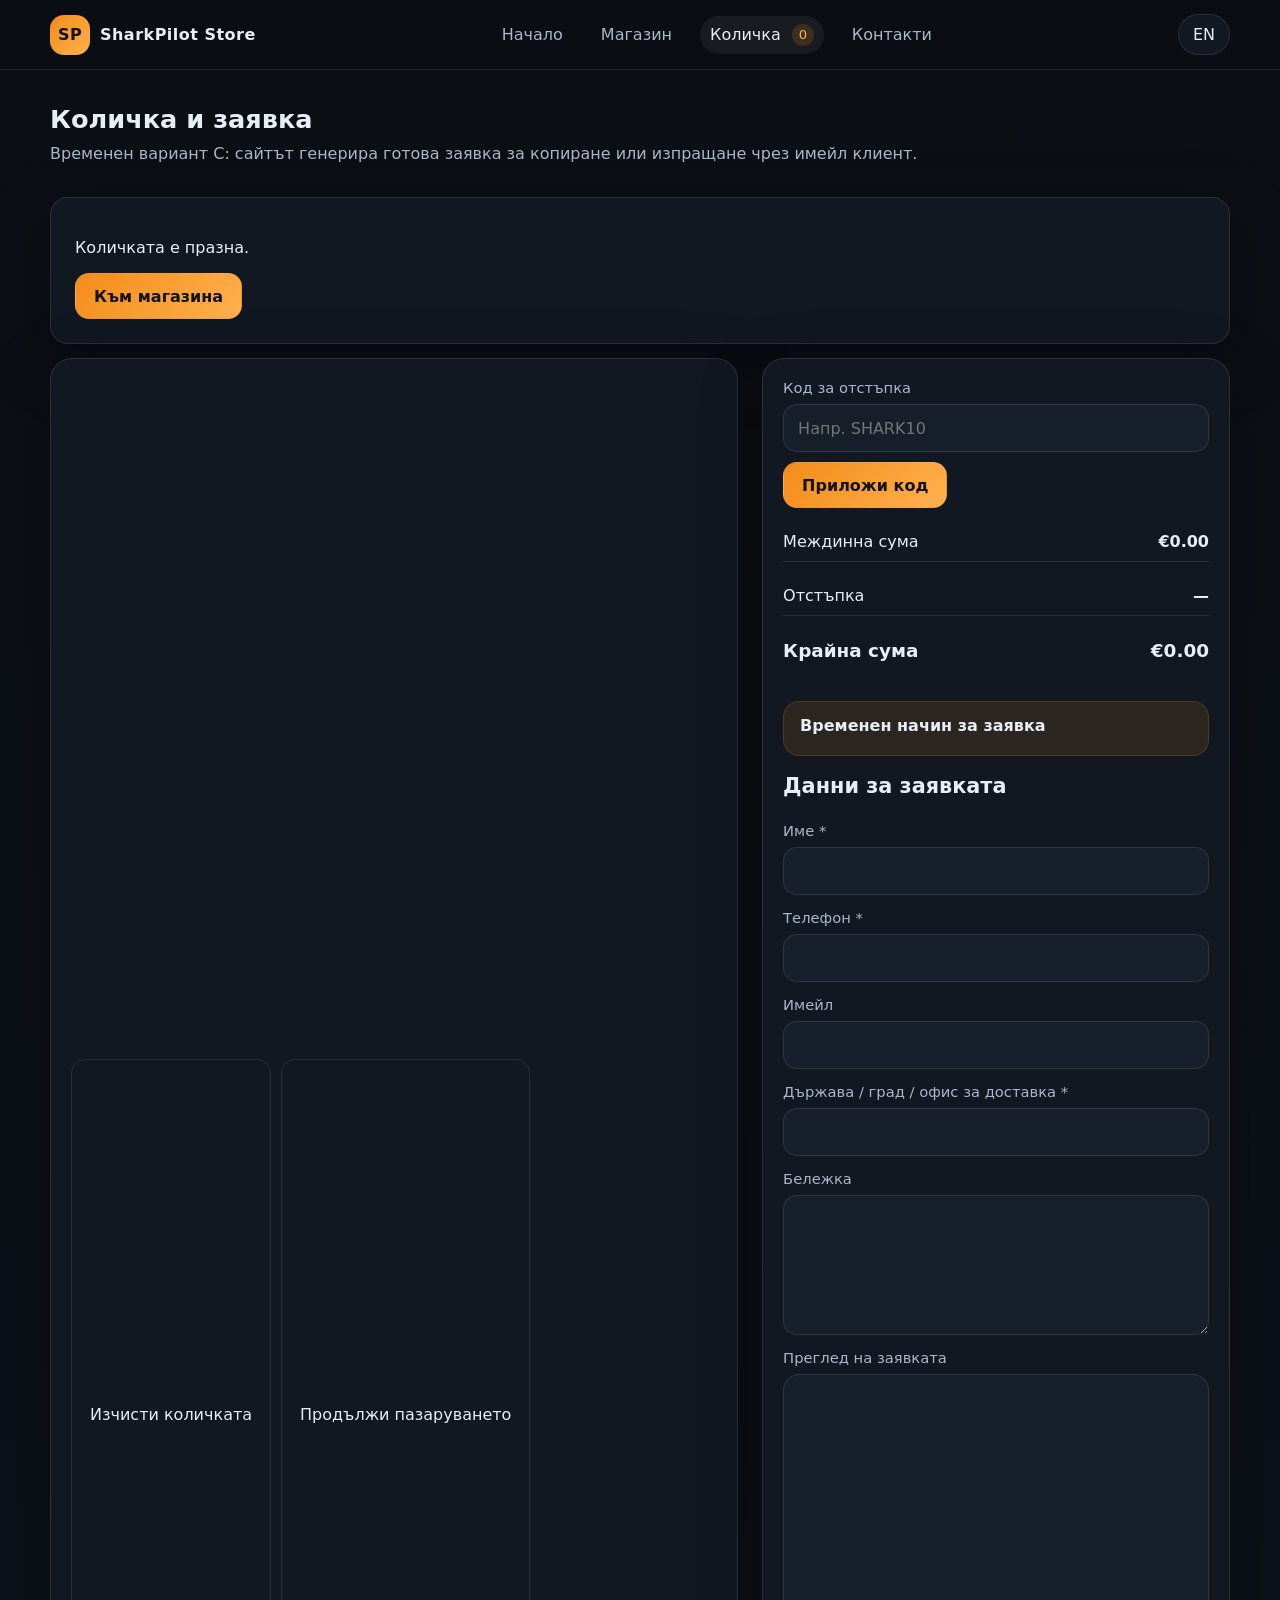
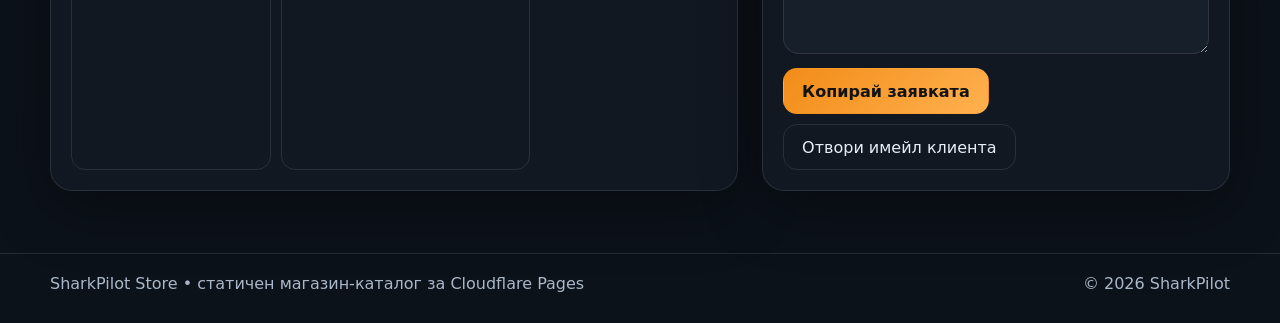
<file: public/bg/cart.html>
<!doctype html>
<html lang="bg">
<head>
  <meta charset="utf-8">
  <meta name="viewport" content="width=device-width, initial-scale=1">
  <title>SharkPilot Store · Количка</title>
  <meta name="description" content="SharkPilot Store - количка">
  <link rel="icon" href="../assets/img/products/favicon-shark.svg" type="image/svg+xml">
  <link rel="stylesheet" href="../assets/css/styles.css">
</head>
<body>
  <header id="site-header" class="site-header"></header>
  
<main class="section">
  <div class="container stack" id="cart-page">
    <div>
      <h1 class="section-title">Количка и заявка</h1>
      <p class="section-subtitle">Временен вариант C: сайтът генерира готова заявка за копиране или изпращане чрез имейл клиент.</p>
    </div>

    <div id="cart-empty" class="empty-state" hidden>
      <p>Количката е празна.</p>
      <a class="btn btn--accent" href="./store.html">Към магазина</a>
    </div>

    <div id="cart-full" class="cart-layout" hidden>
      <section class="cart-box stack">
        <div id="cart-items" class="stack"></div>

        <div class="actions-row">
          <button id="clear-cart" class="btn btn--ghost" type="button">Изчисти количката</button>
          <a class="btn btn--ghost" href="./store.html">Продължи пазаруването</a>
        </div>
      </section>

      <aside class="cart-box stack">
        <div class="field">
          <label for="discount-code">Код за отстъпка</label>
          <div class="actions-row">
            <input id="discount-code" class="input" type="text" placeholder="Напр. SHARK10">
            <button id="apply-code" class="btn btn--accent" type="button">Приложи код</button>
          </div>
        </div>

        <div class="stack">
          <div class="summary-line"><span>Междинна сума</span><strong id="subtotal-value">€0.00</strong></div>
          <div class="summary-line"><span>Отстъпка</span><strong id="discount-value">—</strong></div>
          <div class="summary-line summary-line--total"><span>Крайна сума</span><strong id="total-value">€0.00</strong></div>
        </div>

        <div class="notice">
          <strong>Временен начин за заявка</strong>
          <div id="temporary-notice-text"></div>
        </div>

        <h2 class="section-title" style="font-size:1.3rem;margin-top:4px">Данни за заявката</h2>
        <form id="order-form" class="form-grid" onsubmit="return false;">
          <div class="field">
            <label for="order-name">Име *</label>
            <input id="order-name" name="name" class="input" data-required>
          </div>
          <div class="field">
            <label for="order-phone">Телефон *</label>
            <input id="order-phone" name="phone" class="input" data-required>
          </div>
          <div class="field">
            <label for="order-email">Имейл</label>
            <input id="order-email" name="email" class="input">
          </div>
          <div class="field">
            <label for="order-delivery">Държава / град / офис за доставка *</label>
            <input id="order-delivery" name="delivery" class="input" data-required>
          </div>
          <div class="field">
            <label for="order-note">Бележка</label>
            <textarea id="order-note" name="note" class="textarea"></textarea>
          </div>
        </form>

        <div class="field">
          <label for="order-preview-text">Преглед на заявката</label>
          <textarea id="order-preview-text" class="preview-box" readonly></textarea>
        </div>

        <div class="actions-row">
          <button id="copy-order" class="btn btn--accent" type="button">Копирай заявката</button>
          <button id="email-order" class="btn btn--ghost" type="button">Отвори имейл клиента</button>
        </div>
      </aside>
    </div>
  </div>
</main>

  <footer id="site-footer" class="site-footer"></footer>
  <div id="site-toast" class="toast" aria-live="polite"></div>
  <script defer src="../assets/js/i18n.js"></script>
  <script defer src="../assets/js/data.js"></script>
  <script defer src="../assets/js/app.js"></script>
  <script defer src="../assets/js/ui.js"></script>
  <script defer src="../assets/js/discounts.js"></script>
  <script defer src="../assets/js/cart.js"></script>
</body>
</html>
</file>
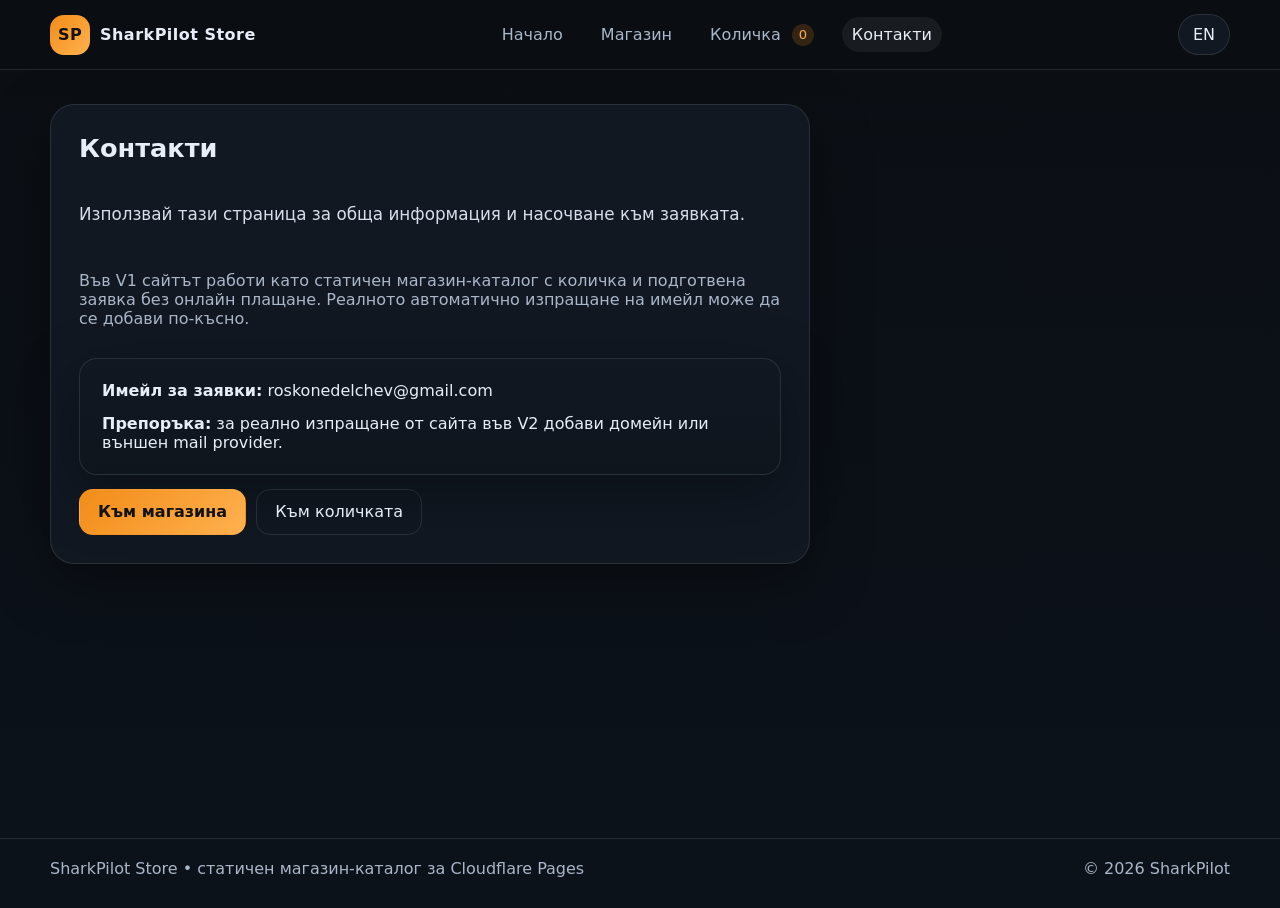
<file: public/bg/contact.html>
<!doctype html>
<html lang="bg">
<head>
  <meta charset="utf-8">
  <meta name="viewport" content="width=device-width, initial-scale=1">
  <title>SharkPilot Store · Контакти</title>
  <meta name="description" content="SharkPilot Store - контакти">
  <link rel="icon" href="../assets/img/products/favicon-shark.svg" type="image/svg+xml">
  <link rel="stylesheet" href="../assets/css/styles.css">
</head>
<body>
  <header id="site-header" class="site-header"></header>
  
<main class="section">
  <div class="container">
    <article class="contact-card stack">
      <h1 class="section-title">Контакти</h1>
      <p class="lead">Използвай тази страница за обща информация и насочване към заявката.</p>
      <p class="muted">Във V1 сайтът работи като статичен магазин-каталог с количка и подготвена заявка без онлайн плащане. Реалното автоматично изпращане на имейл може да се добави по-късно.</p>
      <div class="panel stack">
        <div><strong>Имейл за заявки:</strong> <a href="mailto:roskonedelchev@gmail.com">roskonedelchev@gmail.com</a></div>
        <div><strong>Препоръка:</strong> за реално изпращане от сайта във V2 добави домейн или външен mail provider.</div>
      </div>
      <div class="actions-row">
        <a class="btn btn--accent" href="./store.html">Към магазина</a>
        <a class="btn btn--ghost" href="./cart.html">Към количката</a>
      </div>
    </article>
  </div>
</main>

  <footer id="site-footer" class="site-footer"></footer>
  <div id="site-toast" class="toast" aria-live="polite"></div>
  <script defer src="../assets/js/i18n.js"></script>
  <script defer src="../assets/js/data.js"></script>
  <script defer src="../assets/js/app.js"></script>
  <script defer src="../assets/js/ui.js"></script>
  <script defer src="../assets/js/discounts.js"></script>
  
</body>
</html>
</file>
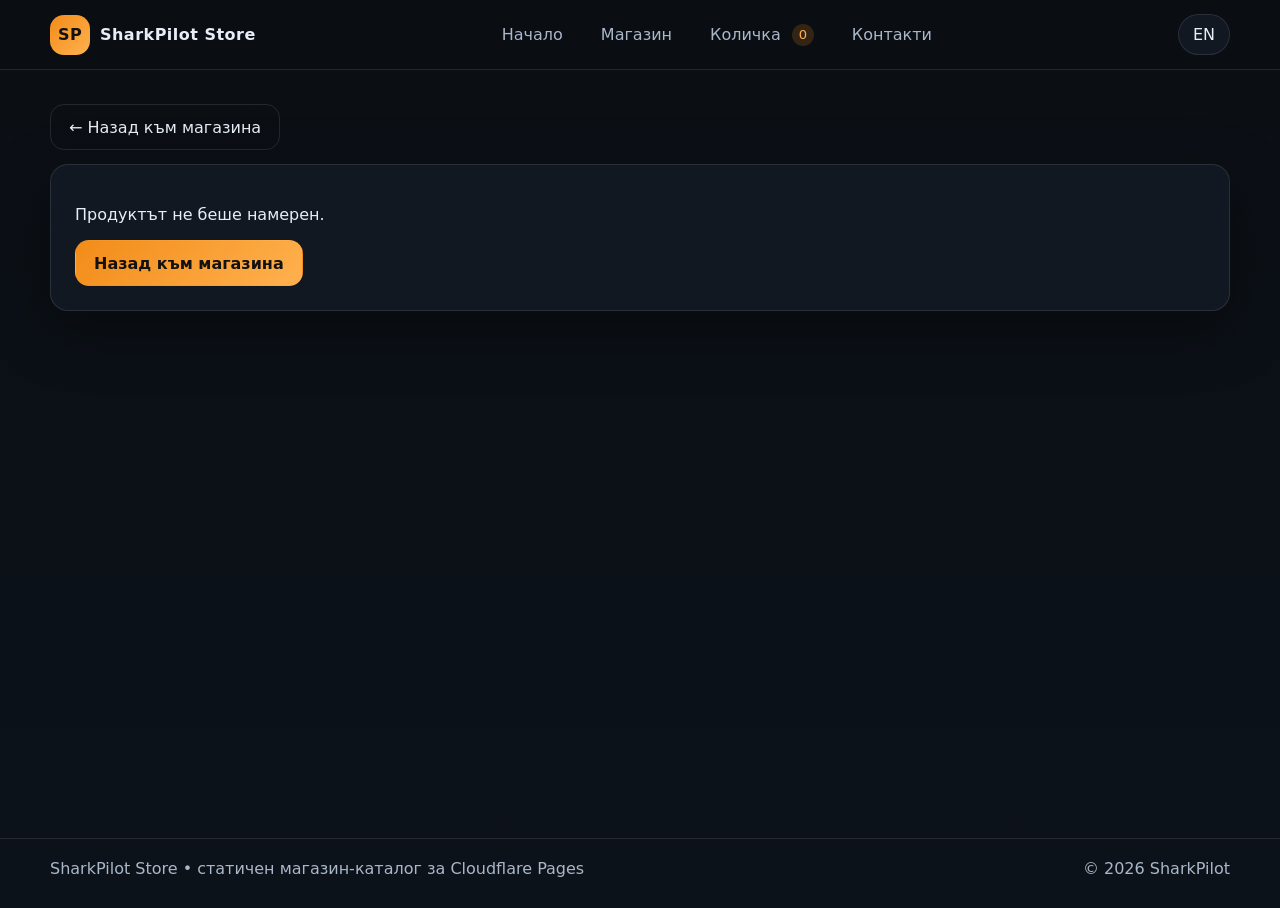
<file: public/bg/product.html>
<!doctype html>
<html lang="bg">
<head>
  <meta charset="utf-8">
  <meta name="viewport" content="width=device-width, initial-scale=1">
  <title>SharkPilot Store · Продукт</title>
  <meta name="description" content="SharkPilot Store - продукт">
  <link rel="icon" href="../assets/img/products/favicon-shark.svg" type="image/svg+xml">
  <link rel="stylesheet" href="../assets/css/styles.css">
</head>
<body>
  <header id="site-header" class="site-header"></header>
  
<main class="section">
  <div class="container stack">
    <div class="actions-row">
      <a class="btn btn--ghost" href="./store.html">← Назад към магазина</a>
    </div>
    <div id="product-view"></div>
  </div>
</main>

  <footer id="site-footer" class="site-footer"></footer>
  <div id="site-toast" class="toast" aria-live="polite"></div>
  <script defer src="../assets/js/i18n.js"></script>
  <script defer src="../assets/js/data.js"></script>
  <script defer src="../assets/js/app.js"></script>
  <script defer src="../assets/js/ui.js"></script>
  <script defer src="../assets/js/discounts.js"></script>
  <script defer src="../assets/js/product.js"></script>
</body>
</html>
</file>
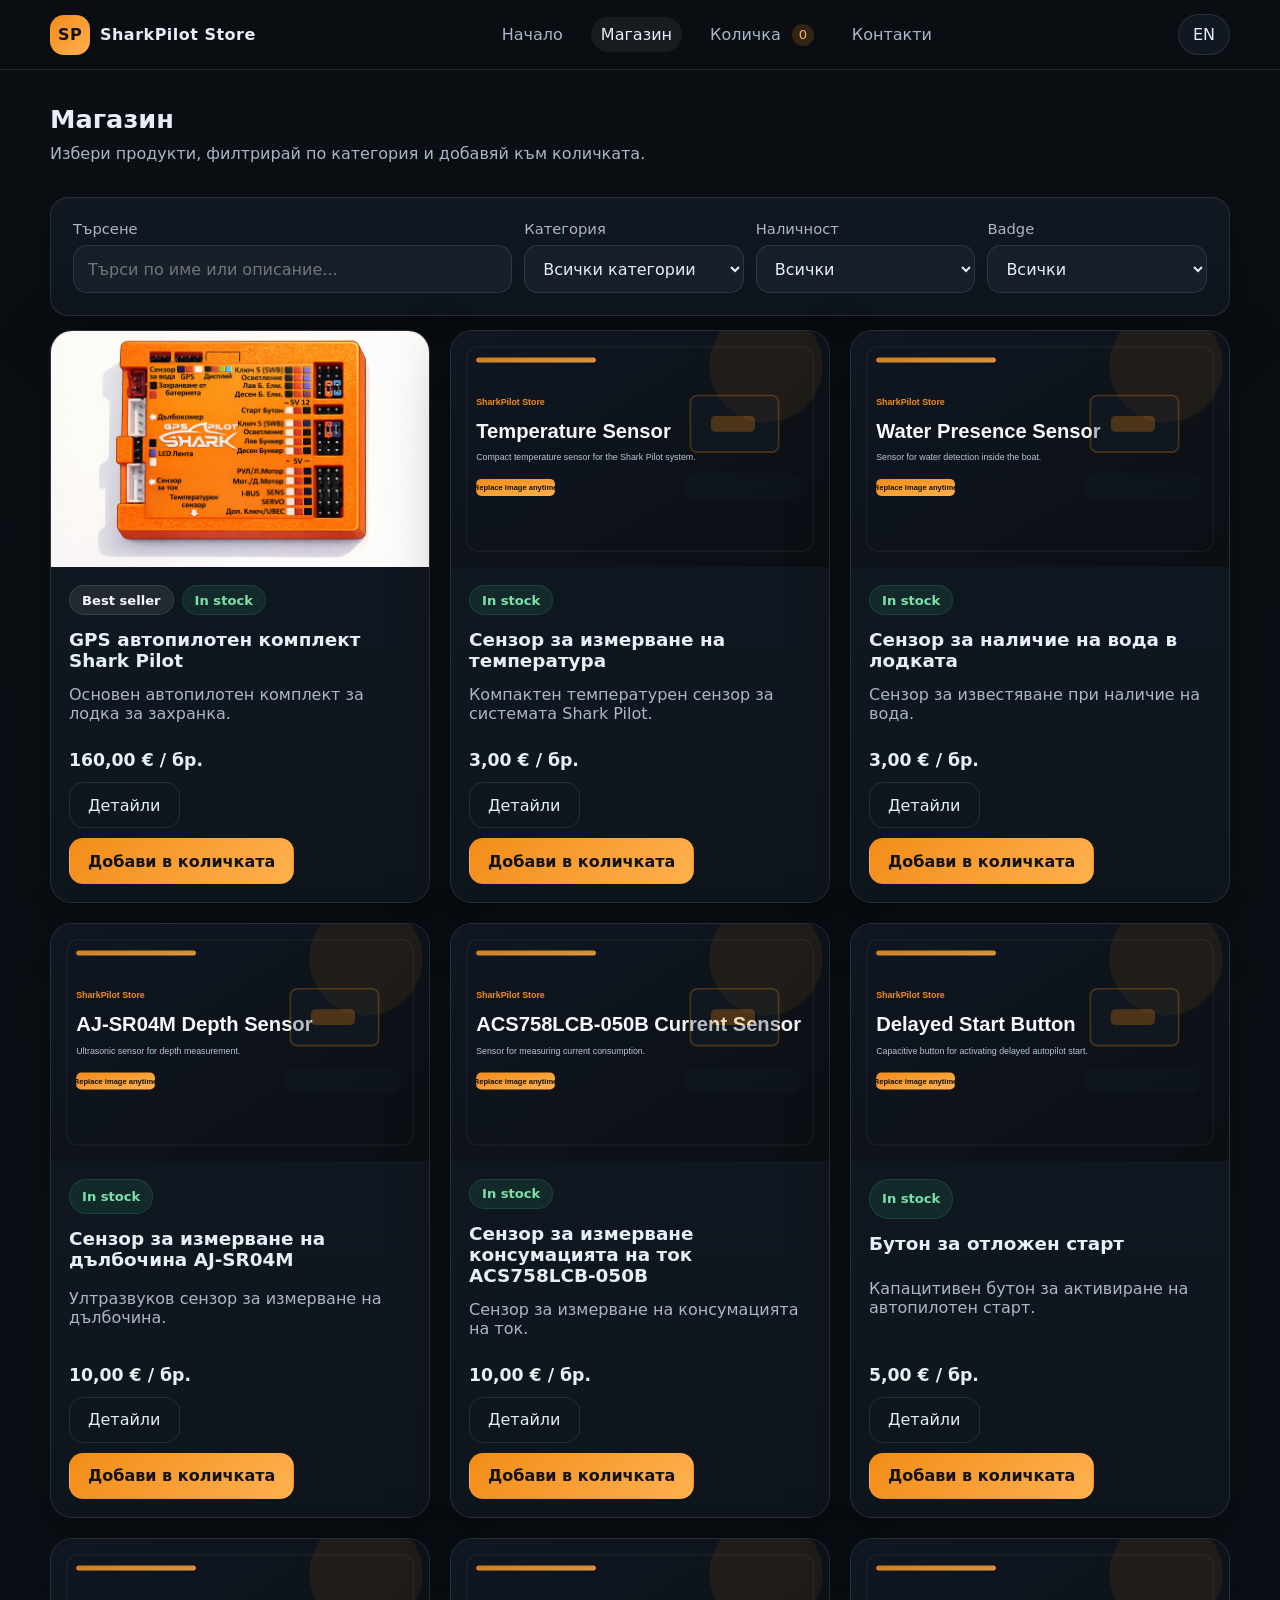
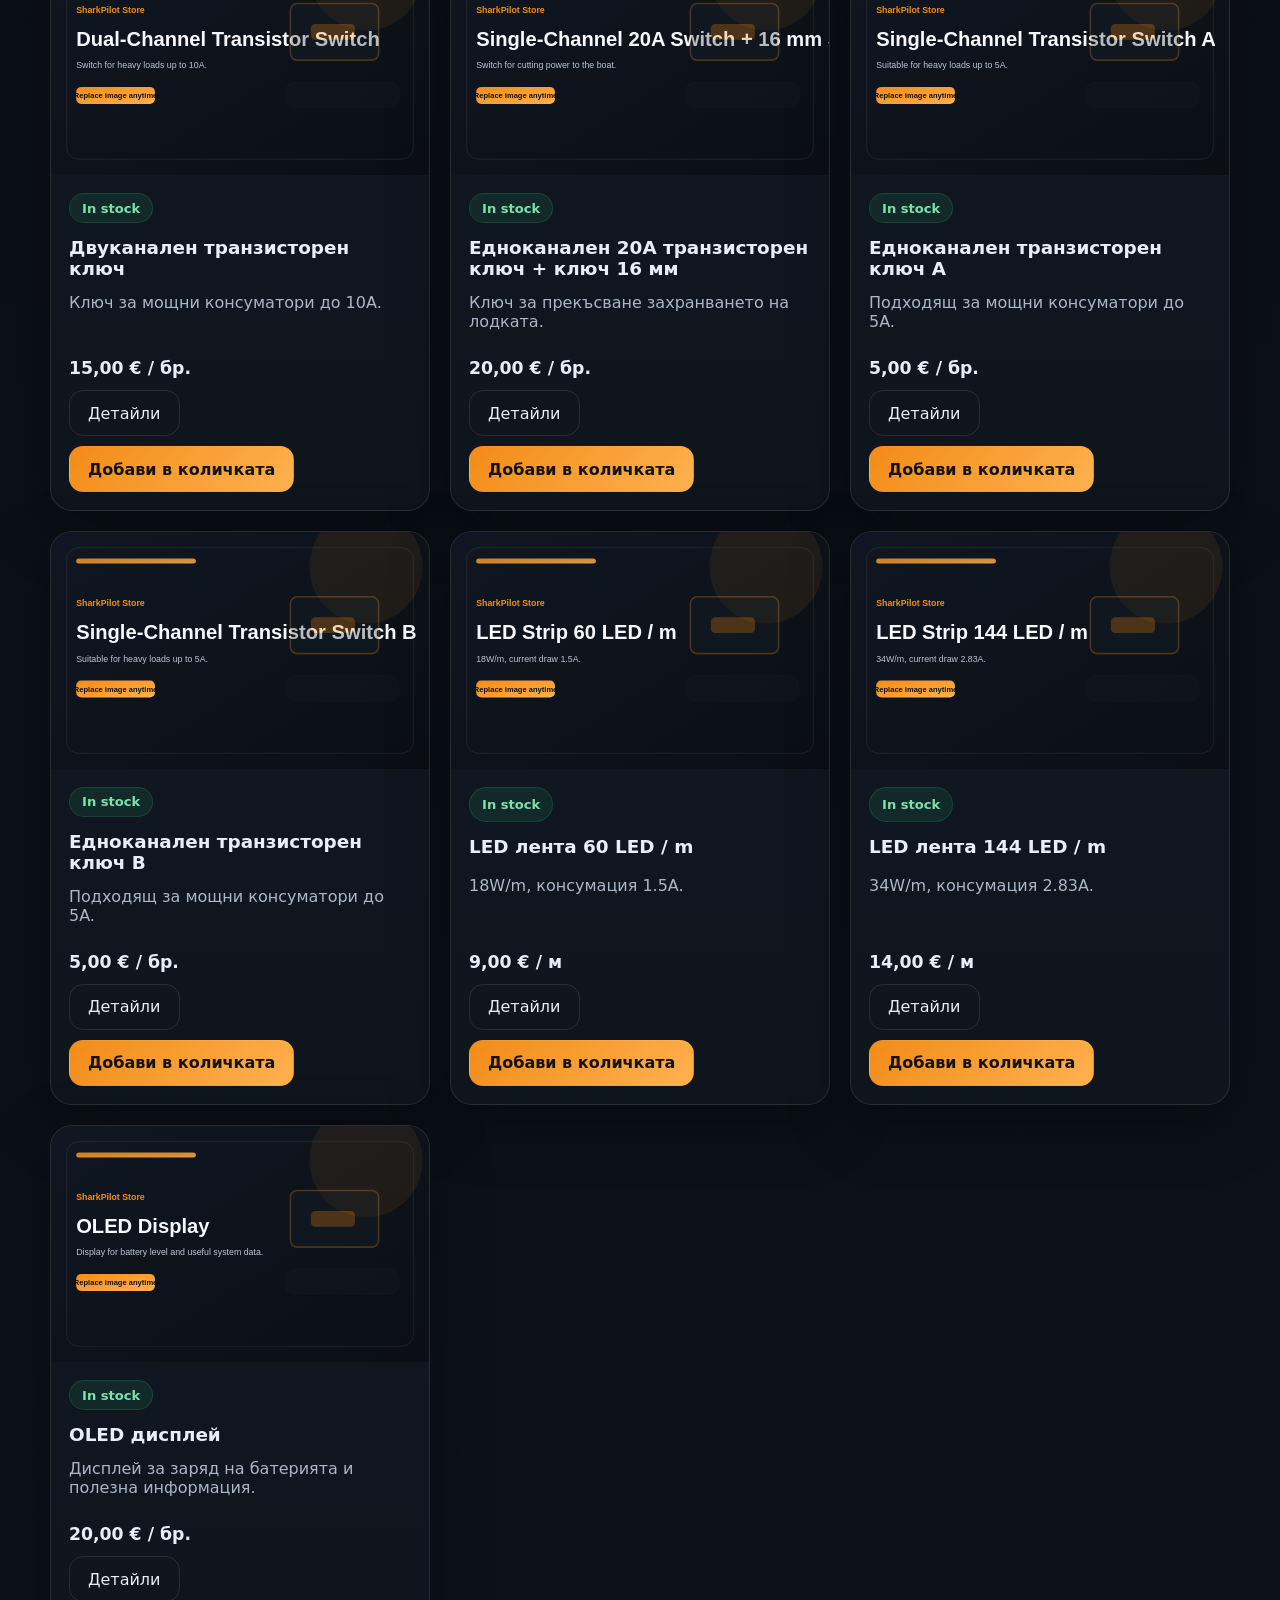
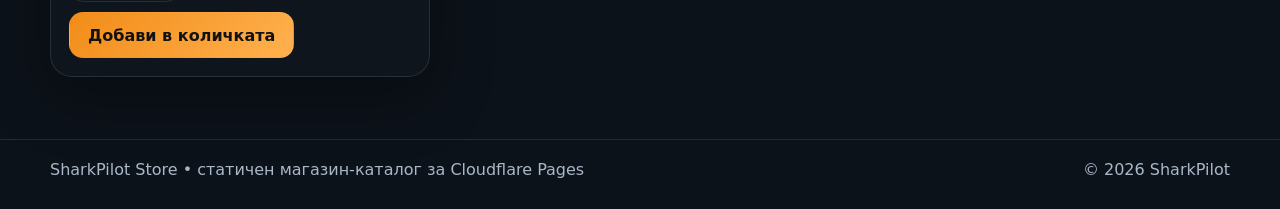
<file: public/bg/store.html>
<!doctype html>
<html lang="bg">
<head>
  <meta charset="utf-8">
  <meta name="viewport" content="width=device-width, initial-scale=1">
  <title>SharkPilot Store · Магазин</title>
  <meta name="description" content="SharkPilot Store - магазин">
  <link rel="icon" href="../assets/img/products/favicon-shark.svg" type="image/svg+xml">
  <link rel="stylesheet" href="../assets/css/styles.css">
</head>
<body>
  <header id="site-header" class="site-header"></header>
  
<main class="section">
  <div class="container stack">
    <div>
      <h1 class="section-title">Магазин</h1>
      <p class="section-subtitle">Избери продукти, филтрирай по категория и добавяй към количката.</p>
    </div>

    <section class="panel stack">
      <div class="filters">
        <div class="field">
          <label for="search-input">Търсене</label>
          <input id="search-input" class="input" type="search" placeholder="Търси по име или описание...">
        </div>
        <div class="field">
          <label for="category-filter">Категория</label>
          <select id="category-filter" class="select">
            <option value="all">Всички категории</option>
          </select>
        </div>
        <div class="field">
          <label for="stock-filter">Наличност</label>
          <select id="stock-filter" class="select">
            <option value="all">Всички</option>
            <option value="in_stock">В наличност</option>
            <option value="on_request">По заявка</option>
          </select>
        </div>
        <div class="field">
          <label for="badge-filter">Badge</label>
          <select id="badge-filter" class="select">
            <option value="all">Всички</option>
            <option value="new">New</option>
            <option value="best_seller">Best seller</option>
          </select>
        </div>
      </div>
    </section>

    <div id="store-empty" class="store-empty" hidden>Няма намерени продукти по избраните критерии.</div>
    <div id="store-grid" class="product-grid"></div>
  </div>
</main>

  <footer id="site-footer" class="site-footer"></footer>
  <div id="site-toast" class="toast" aria-live="polite"></div>
  <script defer src="../assets/js/i18n.js"></script>
  <script defer src="../assets/js/data.js"></script>
  <script defer src="../assets/js/app.js"></script>
  <script defer src="../assets/js/ui.js"></script>
  <script defer src="../assets/js/discounts.js"></script>
  <script defer src="../assets/js/store.js"></script>
</body>
</html>
</file>
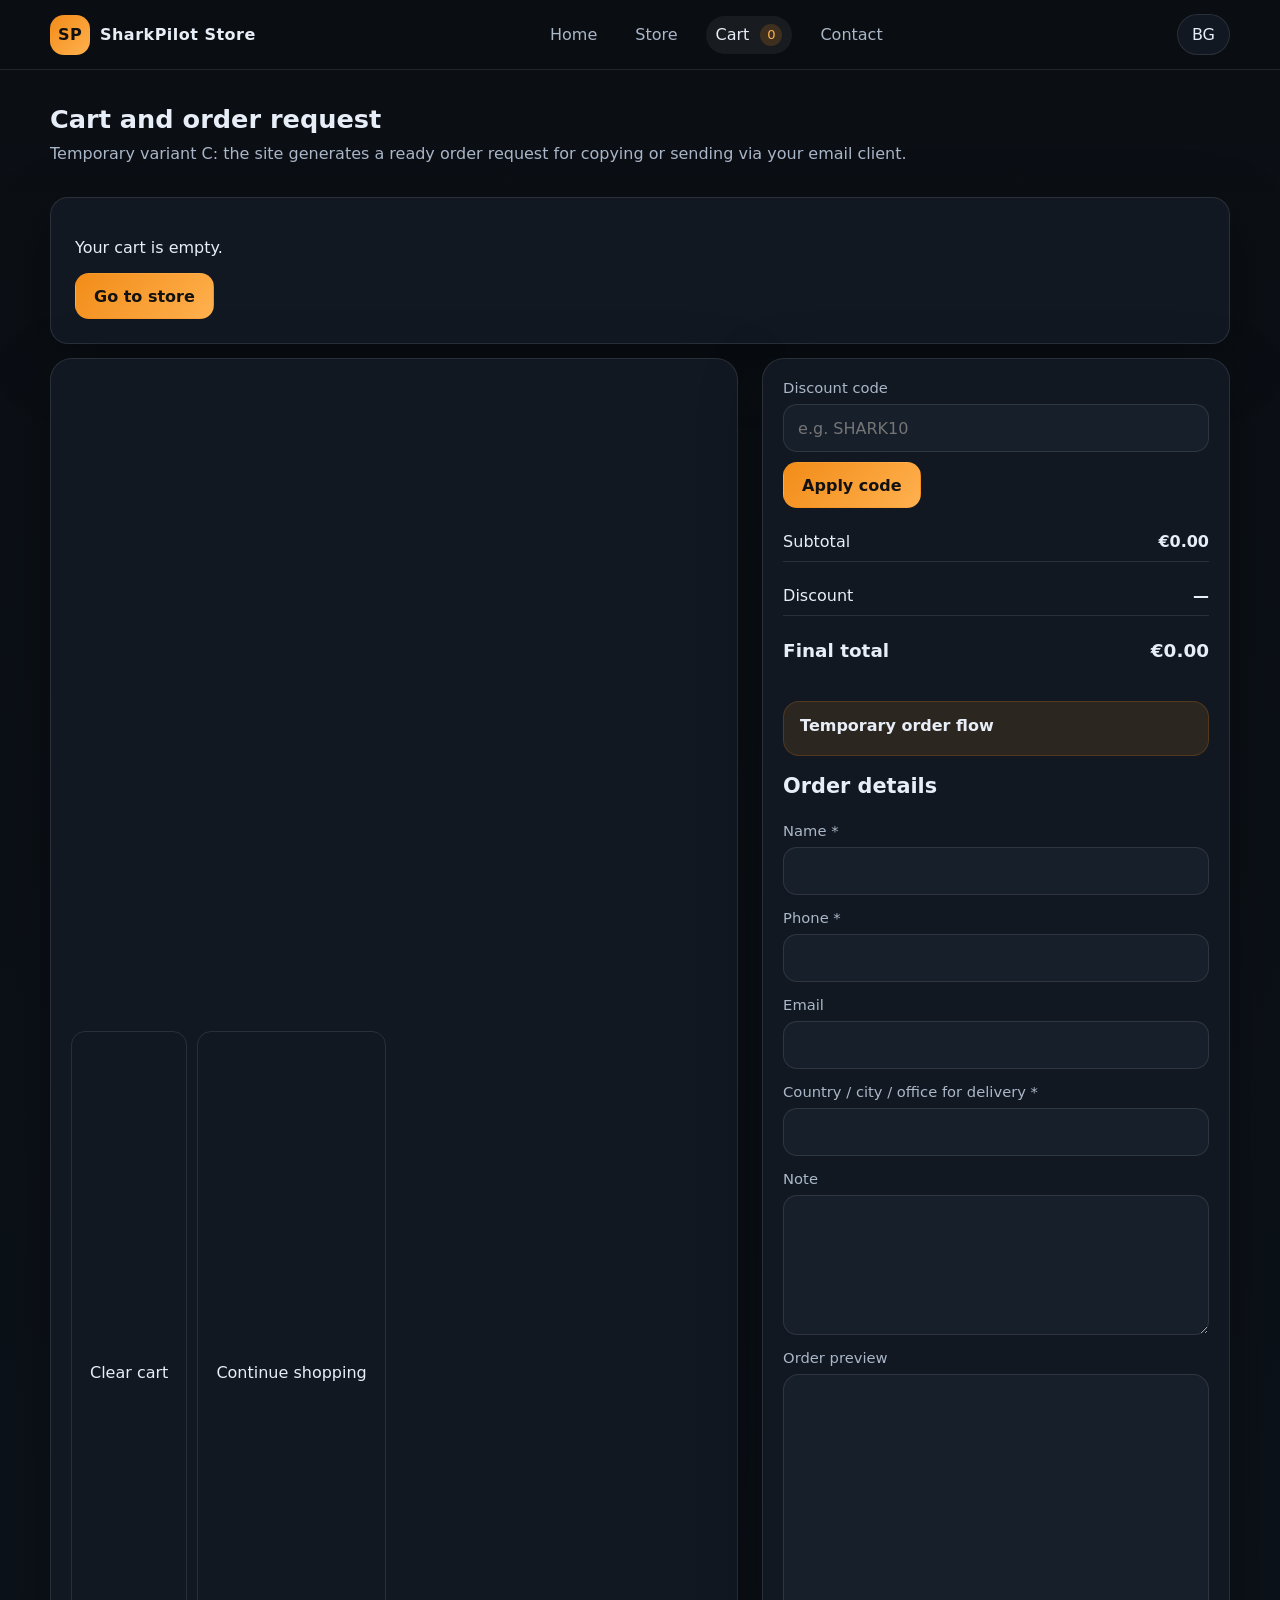
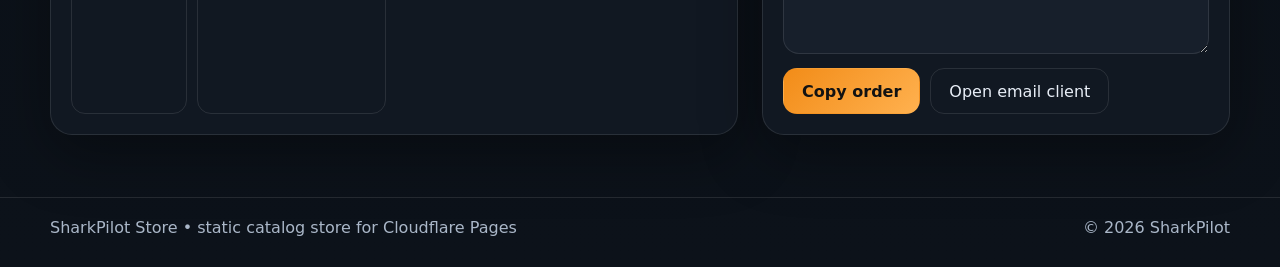
<file: public/en/cart.html>
<!doctype html>
<html lang="en">
<head>
  <meta charset="utf-8">
  <meta name="viewport" content="width=device-width, initial-scale=1">
  <title>SharkPilot Store · Cart</title>
  <meta name="description" content="SharkPilot Store - cart">
  <link rel="icon" href="../assets/img/products/favicon-shark.svg" type="image/svg+xml">
  <link rel="stylesheet" href="../assets/css/styles.css">
</head>
<body>
  <header id="site-header" class="site-header"></header>
  
<main class="section">
  <div class="container stack" id="cart-page">
    <div>
      <h1 class="section-title">Cart and order request</h1>
      <p class="section-subtitle">Temporary variant C: the site generates a ready order request for copying or sending via your email client.</p>
    </div>

    <div id="cart-empty" class="empty-state" hidden>
      <p>Your cart is empty.</p>
      <a class="btn btn--accent" href="./store.html">Go to store</a>
    </div>

    <div id="cart-full" class="cart-layout" hidden>
      <section class="cart-box stack">
        <div id="cart-items" class="stack"></div>

        <div class="actions-row">
          <button id="clear-cart" class="btn btn--ghost" type="button">Clear cart</button>
          <a class="btn btn--ghost" href="./store.html">Continue shopping</a>
        </div>
      </section>

      <aside class="cart-box stack">
        <div class="field">
          <label for="discount-code">Discount code</label>
          <div class="actions-row">
            <input id="discount-code" class="input" type="text" placeholder="e.g. SHARK10">
            <button id="apply-code" class="btn btn--accent" type="button">Apply code</button>
          </div>
        </div>

        <div class="stack">
          <div class="summary-line"><span>Subtotal</span><strong id="subtotal-value">€0.00</strong></div>
          <div class="summary-line"><span>Discount</span><strong id="discount-value">—</strong></div>
          <div class="summary-line summary-line--total"><span>Final total</span><strong id="total-value">€0.00</strong></div>
        </div>

        <div class="notice">
          <strong>Temporary order flow</strong>
          <div id="temporary-notice-text"></div>
        </div>

        <h2 class="section-title" style="font-size:1.3rem;margin-top:4px">Order details</h2>
        <form id="order-form" class="form-grid" onsubmit="return false;">
          <div class="field">
            <label for="order-name">Name *</label>
            <input id="order-name" name="name" class="input" data-required>
          </div>
          <div class="field">
            <label for="order-phone">Phone *</label>
            <input id="order-phone" name="phone" class="input" data-required>
          </div>
          <div class="field">
            <label for="order-email">Email</label>
            <input id="order-email" name="email" class="input">
          </div>
          <div class="field">
            <label for="order-delivery">Country / city / office for delivery *</label>
            <input id="order-delivery" name="delivery" class="input" data-required>
          </div>
          <div class="field">
            <label for="order-note">Note</label>
            <textarea id="order-note" name="note" class="textarea"></textarea>
          </div>
        </form>

        <div class="field">
          <label for="order-preview-text">Order preview</label>
          <textarea id="order-preview-text" class="preview-box" readonly></textarea>
        </div>

        <div class="actions-row">
          <button id="copy-order" class="btn btn--accent" type="button">Copy order</button>
          <button id="email-order" class="btn btn--ghost" type="button">Open email client</button>
        </div>
      </aside>
    </div>
  </div>
</main>

  <footer id="site-footer" class="site-footer"></footer>
  <div id="site-toast" class="toast" aria-live="polite"></div>
  <script defer src="../assets/js/i18n.js"></script>
  <script defer src="../assets/js/data.js"></script>
  <script defer src="../assets/js/app.js"></script>
  <script defer src="../assets/js/ui.js"></script>
  <script defer src="../assets/js/discounts.js"></script>
  <script defer src="../assets/js/cart.js"></script>
</body>
</html>
</file>
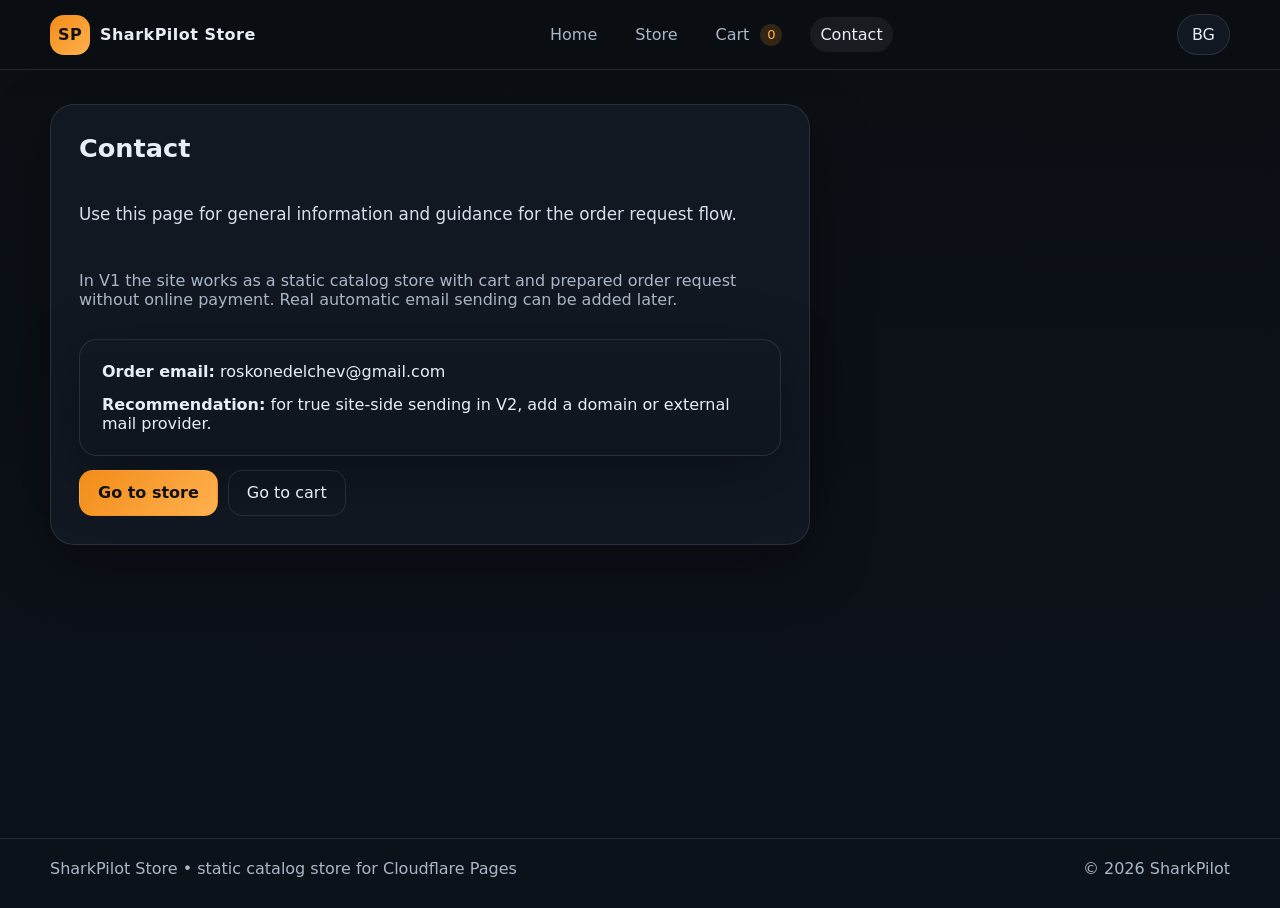
<file: public/en/contact.html>
<!doctype html>
<html lang="en">
<head>
  <meta charset="utf-8">
  <meta name="viewport" content="width=device-width, initial-scale=1">
  <title>SharkPilot Store · Contact</title>
  <meta name="description" content="SharkPilot Store - contact">
  <link rel="icon" href="../assets/img/products/favicon-shark.svg" type="image/svg+xml">
  <link rel="stylesheet" href="../assets/css/styles.css">
</head>
<body>
  <header id="site-header" class="site-header"></header>
  
<main class="section">
  <div class="container">
    <article class="contact-card stack">
      <h1 class="section-title">Contact</h1>
      <p class="lead">Use this page for general information and guidance for the order request flow.</p>
      <p class="muted">In V1 the site works as a static catalog store with cart and prepared order request without online payment. Real automatic email sending can be added later.</p>
      <div class="panel stack">
        <div><strong>Order email:</strong> <a href="mailto:roskonedelchev@gmail.com">roskonedelchev@gmail.com</a></div>
        <div><strong>Recommendation:</strong> for true site-side sending in V2, add a domain or external mail provider.</div>
      </div>
      <div class="actions-row">
        <a class="btn btn--accent" href="./store.html">Go to store</a>
        <a class="btn btn--ghost" href="./cart.html">Go to cart</a>
      </div>
    </article>
  </div>
</main>

  <footer id="site-footer" class="site-footer"></footer>
  <div id="site-toast" class="toast" aria-live="polite"></div>
  <script defer src="../assets/js/i18n.js"></script>
  <script defer src="../assets/js/data.js"></script>
  <script defer src="../assets/js/app.js"></script>
  <script defer src="../assets/js/ui.js"></script>
  <script defer src="../assets/js/discounts.js"></script>
  
</body>
</html>
</file>
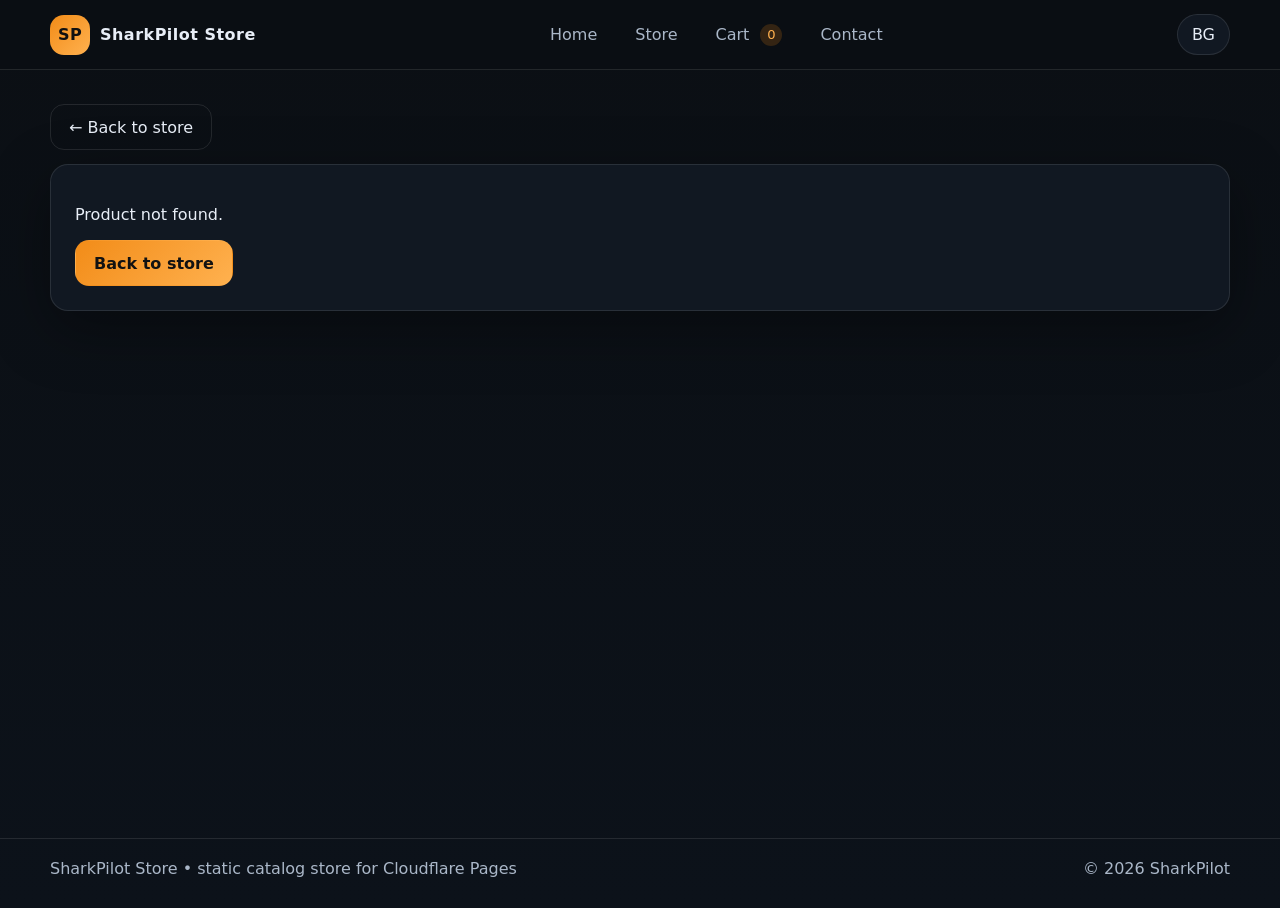
<file: public/en/product.html>
<!doctype html>
<html lang="en">
<head>
  <meta charset="utf-8">
  <meta name="viewport" content="width=device-width, initial-scale=1">
  <title>SharkPilot Store · Product</title>
  <meta name="description" content="SharkPilot Store - product">
  <link rel="icon" href="../assets/img/products/favicon-shark.svg" type="image/svg+xml">
  <link rel="stylesheet" href="../assets/css/styles.css">
</head>
<body>
  <header id="site-header" class="site-header"></header>
  
<main class="section">
  <div class="container stack">
    <div class="actions-row">
      <a class="btn btn--ghost" href="./store.html">← Back to store</a>
    </div>
    <div id="product-view"></div>
  </div>
</main>

  <footer id="site-footer" class="site-footer"></footer>
  <div id="site-toast" class="toast" aria-live="polite"></div>
  <script defer src="../assets/js/i18n.js"></script>
  <script defer src="../assets/js/data.js"></script>
  <script defer src="../assets/js/app.js"></script>
  <script defer src="../assets/js/ui.js"></script>
  <script defer src="../assets/js/discounts.js"></script>
  <script defer src="../assets/js/product.js"></script>
</body>
</html>
</file>
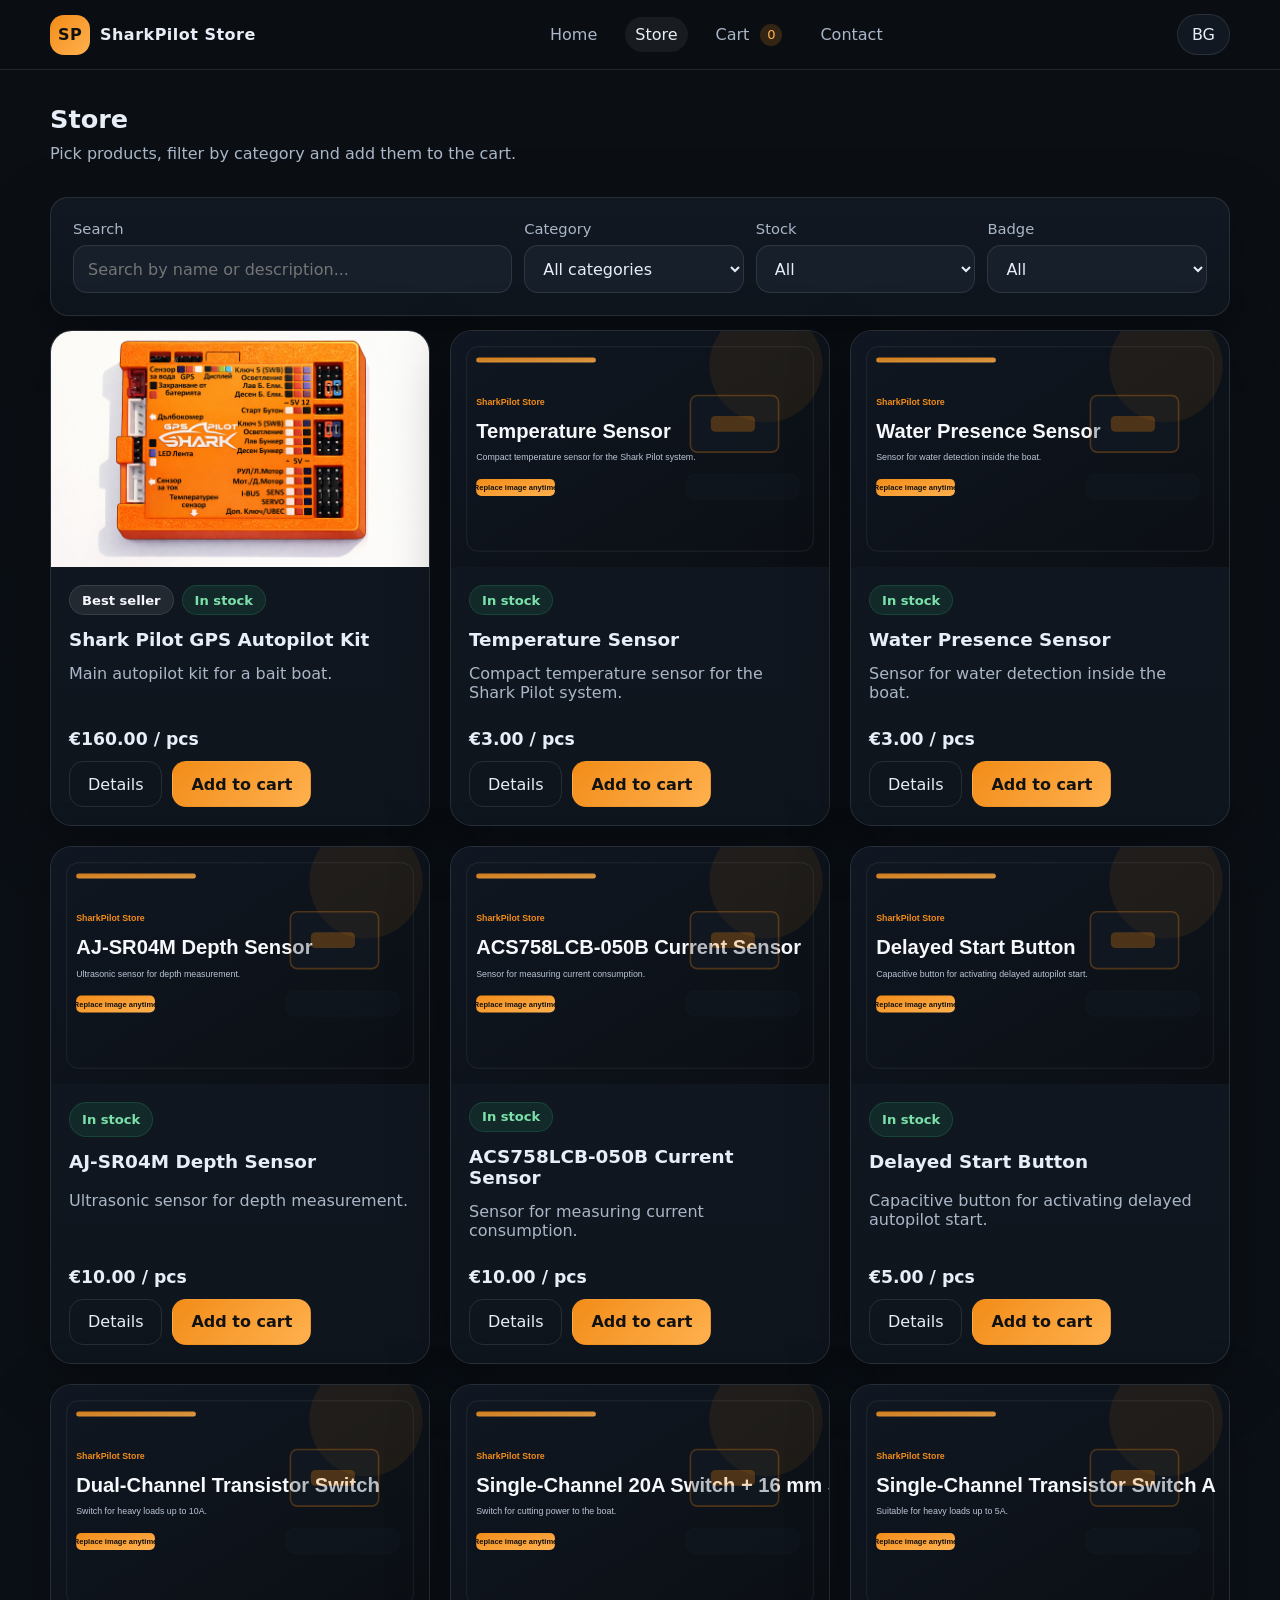
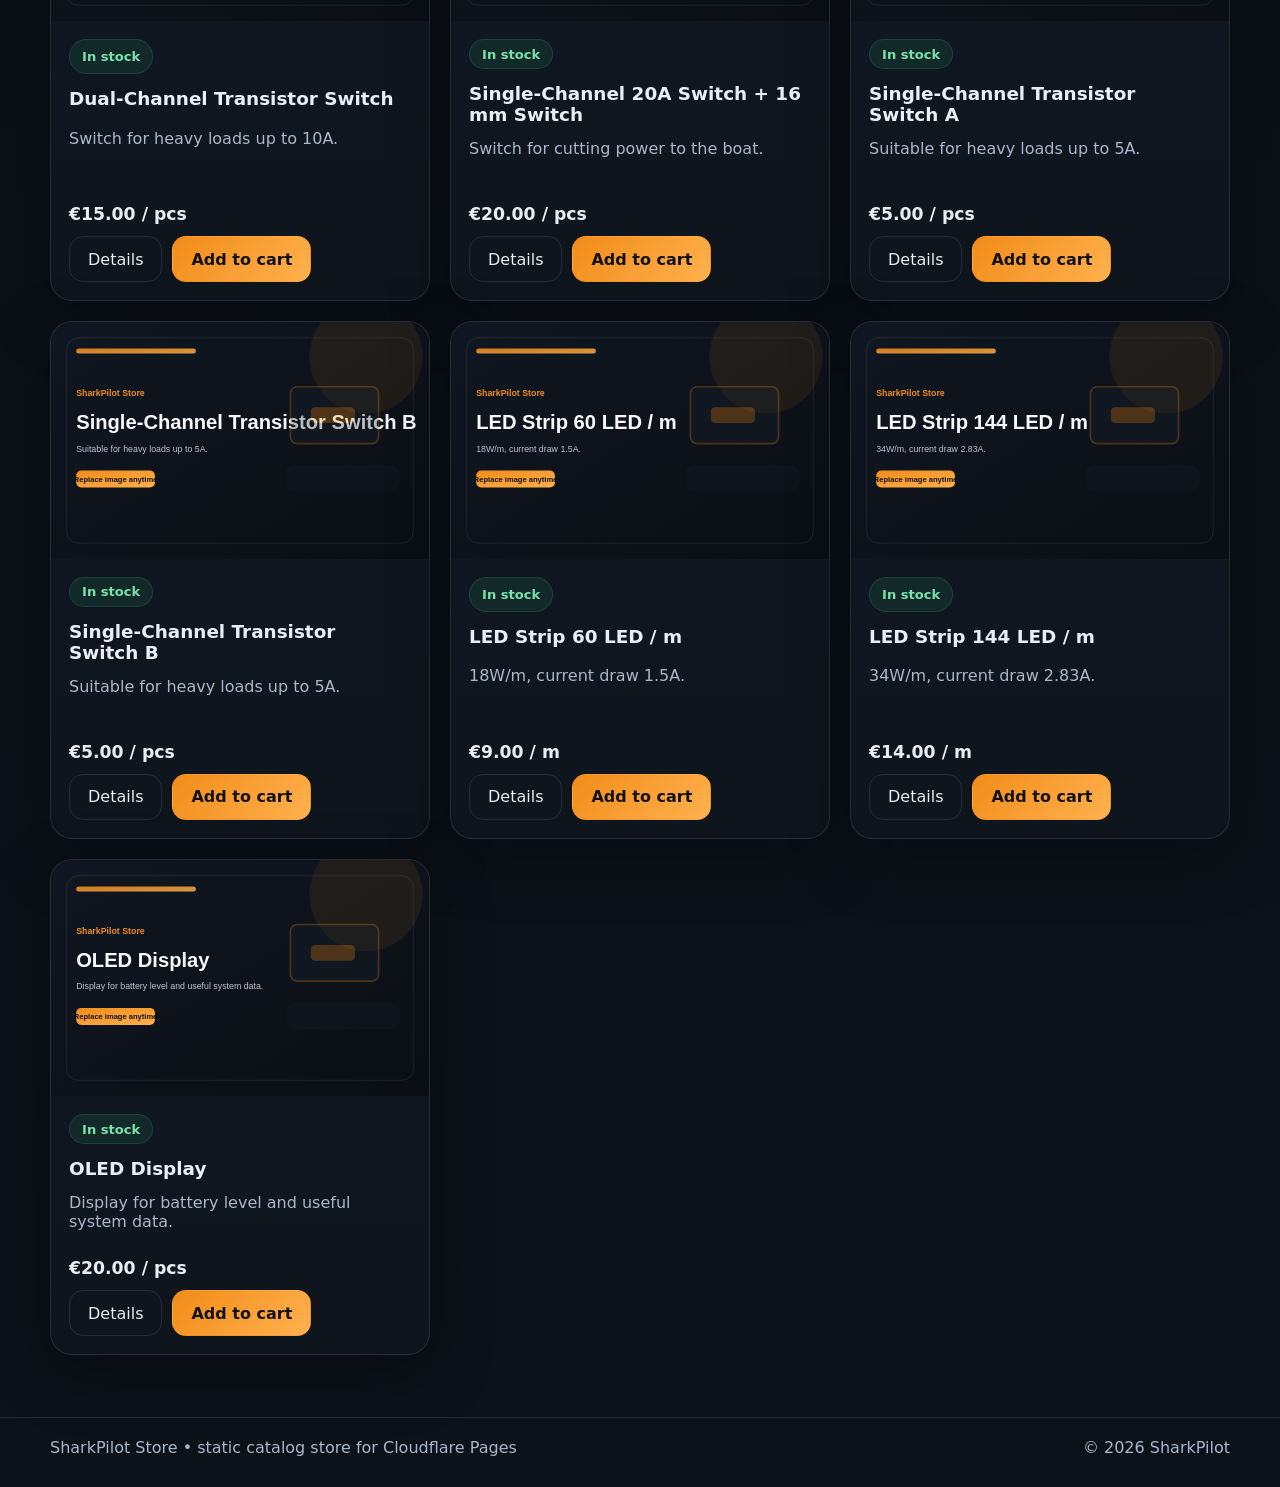
<file: public/en/store.html>
<!doctype html>
<html lang="en">
<head>
  <meta charset="utf-8">
  <meta name="viewport" content="width=device-width, initial-scale=1">
  <title>SharkPilot Store · Store</title>
  <meta name="description" content="SharkPilot Store - store">
  <link rel="icon" href="../assets/img/products/favicon-shark.svg" type="image/svg+xml">
  <link rel="stylesheet" href="../assets/css/styles.css">
</head>
<body>
  <header id="site-header" class="site-header"></header>
  
<main class="section">
  <div class="container stack">
    <div>
      <h1 class="section-title">Store</h1>
      <p class="section-subtitle">Pick products, filter by category and add them to the cart.</p>
    </div>

    <section class="panel stack">
      <div class="filters">
        <div class="field">
          <label for="search-input">Search</label>
          <input id="search-input" class="input" type="search" placeholder="Search by name or description...">
        </div>
        <div class="field">
          <label for="category-filter">Category</label>
          <select id="category-filter" class="select">
            <option value="all">All categories</option>
          </select>
        </div>
        <div class="field">
          <label for="stock-filter">Stock</label>
          <select id="stock-filter" class="select">
            <option value="all">All</option>
            <option value="in_stock">In stock</option>
            <option value="on_request">On request</option>
          </select>
        </div>
        <div class="field">
          <label for="badge-filter">Badge</label>
          <select id="badge-filter" class="select">
            <option value="all">All</option>
            <option value="new">New</option>
            <option value="best_seller">Best seller</option>
          </select>
        </div>
      </div>
    </section>

    <div id="store-empty" class="store-empty" hidden>No products match the current filters.</div>
    <div id="store-grid" class="product-grid"></div>
  </div>
</main>

  <footer id="site-footer" class="site-footer"></footer>
  <div id="site-toast" class="toast" aria-live="polite"></div>
  <script defer src="../assets/js/i18n.js"></script>
  <script defer src="../assets/js/data.js"></script>
  <script defer src="../assets/js/app.js"></script>
  <script defer src="../assets/js/ui.js"></script>
  <script defer src="../assets/js/discounts.js"></script>
  <script defer src="../assets/js/store.js"></script>
</body>
</html>
</file>
<file: public/assets/css/styles.css>
:root{
  --bg:#0b0f14;
  --surface:#111822;
  --surface-2:#171f2b;
  --surface-3:#0f151d;
  --text:#e8eef7;
  --muted:#aab7c8;
  --accent:#f28c18;
  --accent-2:#ffb14f;
  --line:rgba(255,255,255,.10);
  --ok:#2bb673;
  --warn:#e0a458;
  --radius:18px;
  --radius-sm:12px;
  --shadow:0 18px 60px rgba(0,0,0,.35);
  --container:min(1180px, calc(100% - 32px));
}

*{box-sizing:border-box}
html{scroll-behavior:smooth}
body{
  margin:0;
  font-family:Inter,system-ui,-apple-system,Segoe UI,Roboto,Arial,sans-serif;
  background:linear-gradient(180deg,#0b0f14 0%,#0c121a 100%);
  color:var(--text);
}
img{max-width:100%;display:block}
a{color:inherit;text-decoration:none}
button,input,textarea,select{font:inherit}
button{cursor:pointer}
.container{width:var(--container);margin:0 auto}
main{min-height:calc(100vh - 160px)}
.section{padding:34px 0}
.section-title{font-size:clamp(1.6rem,2vw,2rem);margin:0 0 10px}
.section-subtitle{color:var(--muted);margin:0 0 20px}
.grid{display:grid;gap:20px}
.grid--2{grid-template-columns:repeat(2,minmax(0,1fr))}
.grid--3{grid-template-columns:repeat(3,minmax(0,1fr))}
.stack{display:grid;gap:14px}
.muted{color:var(--muted)}
.lead{font-size:1.05rem;color:#d6dfeb}
.empty-state{
  padding:24px;border:1px solid var(--line);border-radius:var(--radius);
  background:var(--surface);box-shadow:var(--shadow)
}

.site-header{
  position:sticky;top:0;z-index:10;
  background:rgba(11,15,20,.84);
  backdrop-filter:blur(14px);
  border-bottom:1px solid var(--line);
}
.nav-shell{
  display:flex;align-items:center;justify-content:space-between;
  gap:20px;padding:14px 0;
}
.brand{display:flex;align-items:center;gap:10px;font-weight:800;letter-spacing:.03em}
.brand-mark{
  width:40px;height:40px;border-radius:14px;
  display:grid;place-items:center;
  background:linear-gradient(135deg,var(--accent),var(--accent-2));
  color:#111;font-weight:900;
}
.brand-text{white-space:nowrap}
.nav-links{display:flex;align-items:center;gap:18px;flex-wrap:wrap}
.nav-links a{color:var(--muted);padding:8px 10px;border-radius:999px}
.nav-links a.active,.nav-links a:hover{color:var(--text);background:rgba(255,255,255,.06)}
.nav-actions{display:flex;align-items:center;gap:10px}
.lang-switch{
  padding:10px 14px;border:1px solid var(--line);border-radius:999px;background:var(--surface);
}
.cart-pill{
  display:inline-grid;place-items:center;min-width:22px;height:22px;padding:0 6px;
  border-radius:999px;background:rgba(242,140,24,.18);color:var(--accent-2);font-size:.82rem;margin-left:6px
}

.hero{
  position:relative;overflow:hidden;
  background:
    linear-gradient(180deg,rgba(11,15,20,.56) 0%,rgba(11,15,20,.82) 100%),
    url("../img/hero/hero-bg.png") center/cover no-repeat;
  border-bottom:1px solid var(--line);
}
.hero::after{
  content:"";position:absolute;inset:auto 0 0 0;height:180px;
  background:linear-gradient(180deg,rgba(11,15,20,0) 0%,rgba(11,15,20,1) 100%);
}
.hero__inner{
  position:relative;z-index:1;min-height:520px;
  display:grid;align-items:center;padding:72px 0 88px;
}
.hero__copy{max-width:720px}
.hero__eyebrow{
  display:inline-flex;align-items:center;gap:10px;
  padding:10px 14px;border:1px solid rgba(255,255,255,.12);border-radius:999px;
  background:rgba(0,0,0,.24);color:#f7c17c;font-size:.9rem
}
.hero h1{
  font-size:clamp(2.2rem,6vw,4.8rem);line-height:1.03;margin:18px 0 16px;
  max-width:840px
}
.hero p{font-size:1.1rem;max-width:720px;color:#dce6f3}
.hero__actions{display:flex;gap:14px;flex-wrap:wrap;margin-top:22px}
.btn{
  display:inline-flex;align-items:center;justify-content:center;gap:8px;
  min-height:46px;padding:0 18px;border-radius:14px;border:1px solid transparent;
  transition:transform .16s ease, background .16s ease, border-color .16s ease;
}
.btn:hover{transform:translateY(-1px)}
.btn--accent{background:linear-gradient(135deg,var(--accent),var(--accent-2));color:#121212;font-weight:700}
.btn--ghost{background:transparent;border-color:var(--line);color:var(--text)}
.btn--small{min-height:38px;padding:0 14px}

.feature-boxes{display:grid;grid-template-columns:repeat(3,minmax(0,1fr));gap:16px}
.feature-box{
  padding:18px;border:1px solid var(--line);border-radius:var(--radius);background:var(--surface)
}
.feature-box strong{display:block;margin-bottom:8px}

.panel{
  padding:22px;border:1px solid var(--line);border-radius:var(--radius);
  background:linear-gradient(180deg,var(--surface) 0%,var(--surface-3) 100%);
  box-shadow:var(--shadow)
}

.product-grid{display:grid;grid-template-columns:repeat(3,minmax(0,1fr));gap:20px}
.product-card{
  display:grid;grid-template-rows:auto 1fr;
  border:1px solid var(--line);border-radius:22px;overflow:hidden;
  background:linear-gradient(180deg,var(--surface) 0%,var(--surface-3) 100%);
  box-shadow:var(--shadow)
}
.product-card__image{display:block;background:#0e131b;aspect-ratio: 16 / 10}
.product-card__image img{width:100%;height:100%;object-fit:cover}
.product-card__meta{padding:18px;display:grid;gap:14px}
.product-card__topline{display:flex;gap:8px;flex-wrap:wrap}
.product-card__title{margin:0;font-size:1.15rem}
.product-card__title a:hover{color:var(--accent-2)}
.product-card__desc{margin:0;color:var(--muted);min-height:3.2em}
.product-card__bottom{display:grid;gap:12px;margin-top:auto}
.product-card__price{font-size:1.08rem;font-weight:700}
.product-card__actions{display:flex;gap:10px;flex-wrap:wrap}

.badge,.stock{
  display:inline-flex;align-items:center;justify-content:center;
  min-height:30px;padding:0 12px;border-radius:999px;font-size:.82rem;font-weight:700
}
.badge--new{background:rgba(242,140,24,.15);color:var(--accent-2);border:1px solid rgba(242,140,24,.2)}
.badge--best_seller{background:rgba(255,255,255,.08);color:#f4f6fb;border:1px solid var(--line)}
.stock--in_stock{background:rgba(43,182,115,.12);color:#7be0aa;border:1px solid rgba(43,182,115,.2)}
.stock--on_request{background:rgba(224,164,88,.13);color:#f0c67e;border:1px solid rgba(224,164,88,.2)}

.filters{
  display:grid;grid-template-columns:2fr repeat(3,1fr);gap:12px
}
.field{display:grid;gap:8px}
.field label{font-size:.92rem;color:var(--muted)}
.input,.select,.textarea{
  width:100%;min-height:48px;padding:12px 14px;color:var(--text);
  border:1px solid var(--line);border-radius:14px;background:var(--surface-2)
}
.textarea{min-height:140px;resize:vertical}
.field-error{border-color:#ff6f6f!important;box-shadow:0 0 0 2px rgba(255,111,111,.18)}
.store-empty{padding:18px 0;color:var(--muted)}

.product-detail{
  display:grid;grid-template-columns:minmax(320px, 1fr) minmax(320px, 1.15fr);gap:28px
}
.product-detail__media,.product-detail__content{
  border:1px solid var(--line);border-radius:24px;background:var(--surface);
  overflow:hidden;box-shadow:var(--shadow)
}
.product-detail__media{padding:18px}
.product-detail__media img{border-radius:18px;aspect-ratio:16/10;object-fit:cover;width:100%}
.product-detail__content{padding:24px}
.product-detail__content h1{margin:12px 0 10px;font-size:clamp(1.9rem,3vw,2.8rem)}
.price-xl{font-size:1.5rem;font-weight:800;color:var(--accent-2);margin:8px 0 18px}
.detail-block{padding-top:8px}
.detail-block h2{margin:0 0 10px;font-size:1.05rem}
.detail-list{margin:0;padding-left:18px;color:#d7e0eb}
.product-detail__actions{display:flex;gap:12px;align-items:end;flex-wrap:wrap;margin-top:18px}
.qty-inline{display:grid;gap:8px}
.qty-inline input{
  width:120px;min-height:48px;padding:10px 12px;border-radius:14px;border:1px solid var(--line);
  background:var(--surface-2);color:var(--text)
}

.cart-layout{display:grid;grid-template-columns:1.25fr .85fr;gap:24px}
.cart-box{
  border:1px solid var(--line);border-radius:22px;background:var(--surface);
  padding:20px;box-shadow:var(--shadow)
}
.cart-row{
  display:grid;grid-template-columns:1fr auto;gap:16px;align-items:center;
  padding:14px 0;border-bottom:1px solid var(--line)
}
.cart-row:last-child{border-bottom:none}
.cart-row__main{display:flex;gap:14px;align-items:center}
.cart-row__main img{
  width:92px;height:64px;object-fit:cover;border-radius:14px;background:var(--surface-2)
}
.cart-row__controls{display:flex;align-items:center;gap:10px}
.cart-row__controls input{
  width:84px;min-height:42px;padding:8px 12px;border-radius:12px;
  border:1px solid var(--line);background:var(--surface-2);color:var(--text)
}
.cart-row__sum{min-width:120px;text-align:right;font-weight:700}
.summary-line{display:flex;justify-content:space-between;gap:10px;padding:10px 0;border-bottom:1px solid var(--line)}
.summary-line:last-child{border-bottom:none}
.summary-line--total{font-size:1.15rem;font-weight:800}
.notice{
  margin-top:16px;padding:14px 16px;border-radius:16px;background:rgba(242,140,24,.12);border:1px solid rgba(242,140,24,.18)
}
.notice strong{display:block;margin-bottom:6px}
.form-grid{display:grid;gap:14px}
.actions-row{display:flex;gap:10px;flex-wrap:wrap}
.preview-box{
  width:100%;min-height:280px;padding:16px;border:1px solid var(--line);
  border-radius:16px;background:var(--surface-2);color:var(--text)
}

.contact-card{
  max-width:760px;border:1px solid var(--line);border-radius:24px;background:var(--surface);
  padding:28px;box-shadow:var(--shadow)
}

.site-footer{
  border-top:1px solid var(--line);margin-top:28px
}
.footer-shell{
  display:flex;justify-content:space-between;gap:20px;align-items:center;
  color:var(--muted);padding:20px 0 30px
}

.toast{
  position:fixed;right:18px;bottom:18px;z-index:20;
  padding:14px 16px;border-radius:14px;background:var(--surface);border:1px solid var(--line);
  box-shadow:var(--shadow);opacity:0;transform:translateY(8px);pointer-events:none;
  transition:opacity .18s ease, transform .18s ease
}
.toast.is-visible{opacity:1;transform:translateY(0)}
.toast[data-type="success"]{border-color:rgba(43,182,115,.35)}
.toast[data-type="error"]{border-color:rgba(255,111,111,.35)}

@media (max-width: 1080px){
  .product-grid,.feature-boxes,.grid--3,.cart-layout,.product-detail{grid-template-columns:1fr 1fr}
  .filters{grid-template-columns:1fr 1fr}
}
@media (max-width: 760px){
  .nav-shell{flex-wrap:wrap}
  .nav-links{order:3;width:100%;justify-content:flex-start}
  .hero__inner{min-height:420px;padding:48px 0 64px}
  .feature-boxes,.product-grid,.grid--2,.grid--3,.cart-layout,.product-detail,.filters{grid-template-columns:1fr}
  .footer-shell{flex-direction:column;align-items:flex-start}
  .cart-row{grid-template-columns:1fr}
  .cart-row__controls{justify-content:space-between}
}
.product-gallery{
  display:grid;
  gap:16px;
}

.product-gallery__main img{
  border-radius:18px;
  aspect-ratio:16/10;
  object-fit:cover;
  width:100%;
}

.product-gallery__thumbs{
  display:grid;
  grid-template-columns:repeat(auto-fit,minmax(82px,1fr));
  gap:10px;
}

.product-gallery__thumb{
  padding:0;
  border:1px solid var(--line);
  border-radius:14px;
  overflow:hidden;
  background:var(--surface-2);
  cursor:pointer;
  transition:border-color .16s ease, transform .16s ease, box-shadow .16s ease;
}

.product-gallery__thumb:hover{
  transform:translateY(-1px);
  border-color:rgba(242,140,24,.45);
}

.product-gallery__thumb.is-active{
  border-color:var(--accent);
  box-shadow:0 0 0 2px rgba(242,140,24,.18);
}

.product-gallery__thumb img{
  width:100%;
  height:78px;
  object-fit:cover;
  display:block;
}

.video-card{
  margin-top:6px;
  padding-top:6px;
}

.video-wrap{
  position:relative;
  width:100%;
  overflow:hidden;
  border-radius:18px;
  border:1px solid var(--line);
  background:#000;
  aspect-ratio:16/9;
}

.video-wrap iframe{
  width:100%;
  height:100%;
  border:0;
  display:block;
}

.video-actions{
  margin-top:12px;
  display:flex;
  justify-content:flex-start;
}
</file>
